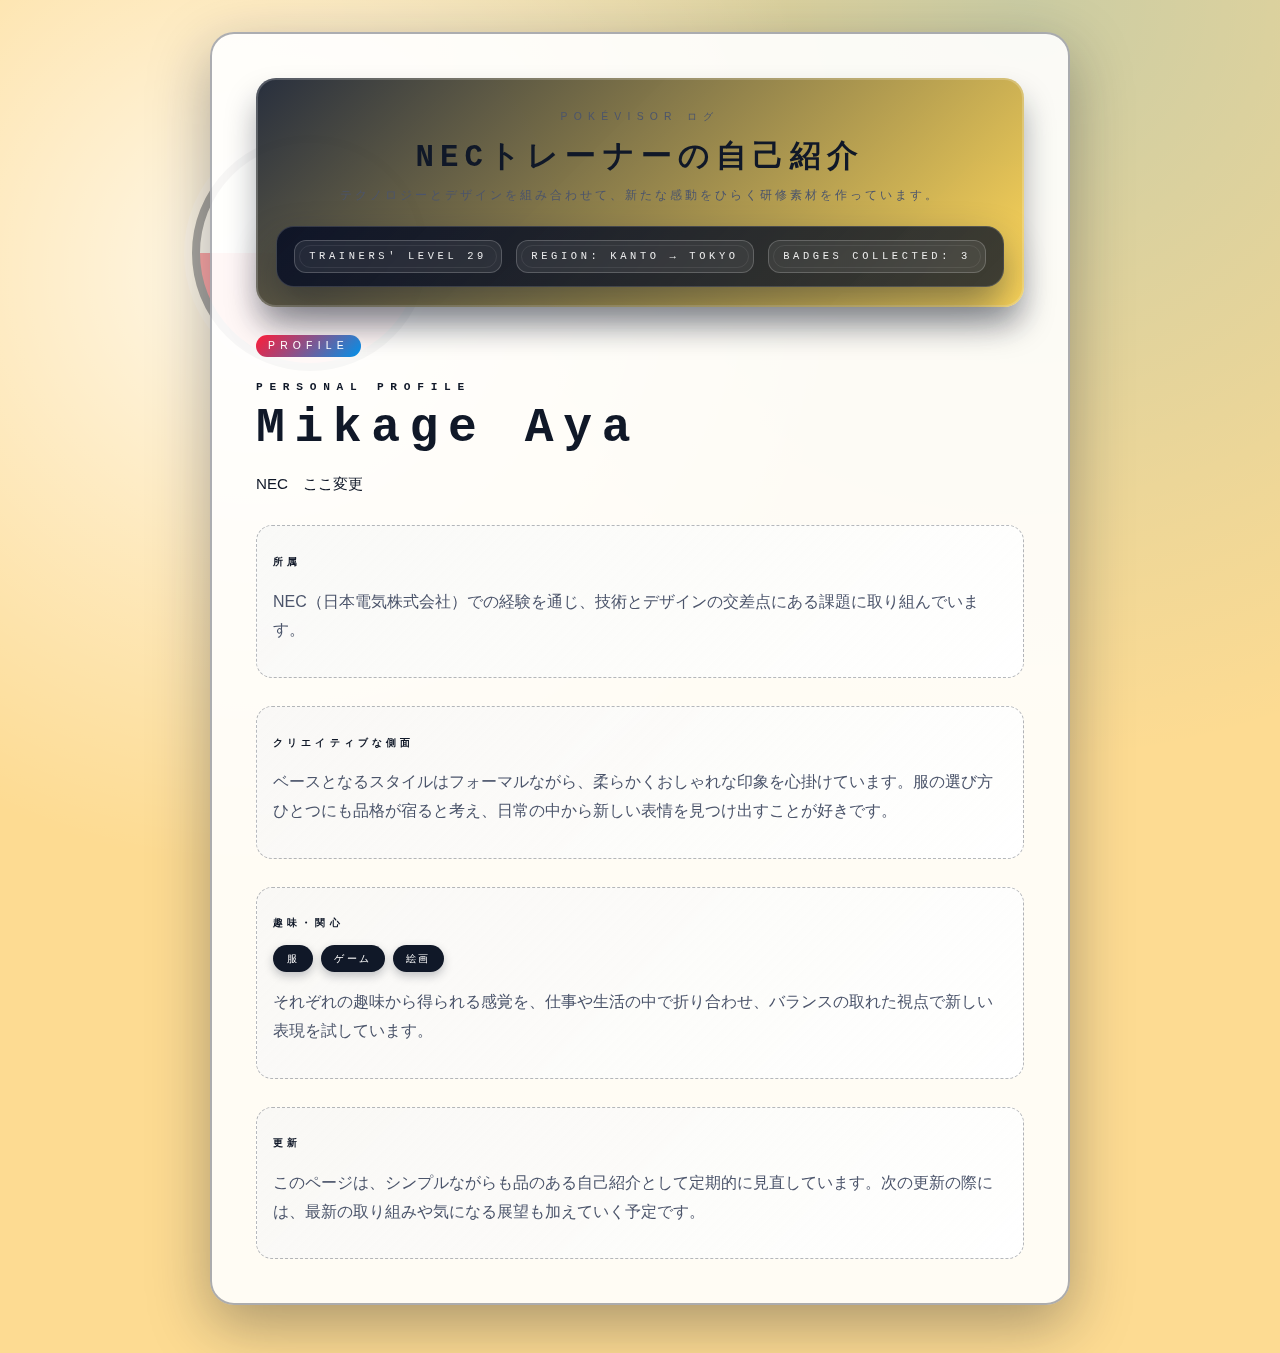
<file: index.html>
<!DOCTYPE html>
<html lang="ja">
<head>
  <meta charset="UTF-8">
  <meta name="viewport" content="width=device-width, initial-scale=1.0">
  <title>Mikage Aya | NEC所属のページ</title>
  <link rel="stylesheet" href="style.css">
</head>
<body>
  <canvas id="matrix-canvas" aria-hidden="true"></canvas>
  <main>
    <header class="hero">
      <p class="hero-label">PokéVisor ログ</p>
      <h1>NECトレーナーの自己紹介</h1>
      <p class="hero-sub">テクノロジーとデザインを組み合わせて、新たな感動をひらく研修素材を作っています。</p>
      <div class="hero-metrics">
        <span>Trainers' Level 29</span>
        <span>Region: Kanto → Tokyo</span>
        <span>Badges Collected: 3</span>
      </div>
    </header>
    <nav class="site-nav" aria-label="Page sections">
      <a href="#profile">Profile</a>
    </nav>
    <section id="profile">
      <h2>Personal Profile</h2>
      <h1>Mikage Aya</h1>
      <p class="lead">NEC　ここ変更</p>

      <div class="section">
        <p class="label">所属</p>
        <p>NEC（日本電気株式会社）での経験を通じ、技術とデザインの交差点にある課題に取り組んでいます。</p>
      </div>

      <div class="section">
        <p class="label">クリエイティブな側面</p>
        <p>ベースとなるスタイルはフォーマルながら、柔らかくおしゃれな印象を心掛けています。服の選び方ひとつにも品格が宿ると考え、日常の中から新しい表情を見つけ出すことが好きです。</p>
      </div>

      <div class="section">
        <p class="label">趣味・関心</p>
        <ul class="tag-list">
          <li class="tag">服</li>
          <li class="tag">ゲーム</li>
          <li class="tag">絵画</li>
        </ul>
        <p>それぞれの趣味から得られる感覚を、仕事や生活の中で折り合わせ、バランスの取れた視点で新しい表現を試しています。</p>
      </div>

      <div class="section">
        <p class="label">更新</p>
        <p>このページは、シンプルながらも品のある自己紹介として定期的に見直しています。次の更新の際には、最新の取り組みや気になる展望も加えていく予定です。</p>
      </div>
    </section>
  </main>
  <script>
    (function () {
      const canvas = document.getElementById("matrix-canvas");
      if (!canvas) return;
      const ctx = canvas.getContext("2d");
      const letters = "0123456789";

      let columns = [];

      function resizeCanvas() {
        canvas.width = window.innerWidth;
        canvas.height = window.innerHeight;
        const columnCount = Math.floor(canvas.width / 18);
        columns = new Array(columnCount).fill(0);
      }

      function draw() {
        ctx.fillStyle = "rgba(0, 8, 8, 0.16)";
        ctx.fillRect(0, 0, canvas.width, canvas.height);
        ctx.fillStyle = "#75ff99";
        ctx.font = "18px Monaco, 'Courier New', monospace";

        columns.forEach((y, index) => {
          const x = index * 18;
          const text = letters.charAt(Math.floor(Math.random() * letters.length));
          ctx.fillText(text, x, y);

          if (y > canvas.height && Math.random() > 0.975) {
            columns[index] = 0;
          } else {
            columns[index] = y + 20;
          }
        });

        requestAnimationFrame(draw);
      }

      window.addEventListener("resize", resizeCanvas);
      resizeCanvas();
      draw();
    })();
  </script>
</body>
</html>
</file>
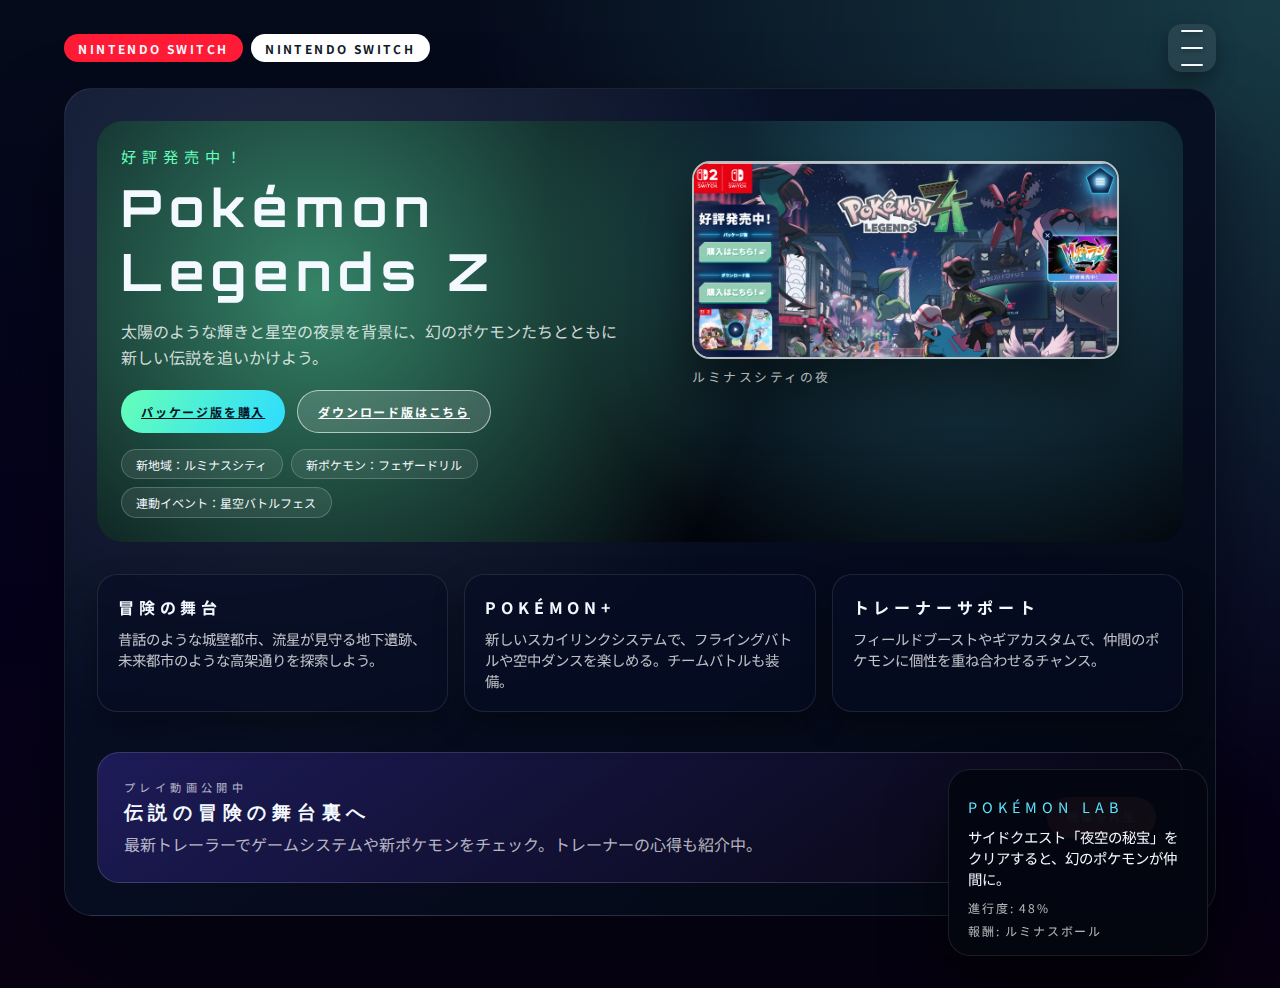
<file: pokemon.html>
<!DOCTYPE html>
<html lang="ja">
<head>
  <meta charset="UTF-8">
  <meta name="viewport" content="width=device-width, initial-scale=1.0">
  <title>Pokémon Legends Z — ニューヒーローの冒険</title>
  <link rel="stylesheet" href="pokemon.css">
</head>
<body>
  <div class="page-shell">
    <header class="top-bar">
      <div class="logo-group">
        <span class="switch-mark">Nintendo Switch</span>
        <span class="switch-mark invert">Nintendo Switch</span>
      </div>
      <button class="menu-button" aria-label="メニューを開く">
        <span></span>
        <span></span>
        <span></span>
      </button>
    </header>
    <main>
      <section class="hero" aria-label="ポケモンレジェンズZの紹介">
        <div class="hero-overlay"></div>
        <div class="hero-content">
          <p class="hero-tag">好評発売中！</p>
          <h1>Pokémon Legends Z</h1>
          <p class="hero-description">
            太陽のような輝きと星空の夜景を背景に、幻のポケモンたちとともに新しい伝説を追いかけよう。
          </p>
          <div class="hero-actions">
            <a class="btn primary" href="#">パッケージ版を購入</a>
            <a class="btn secondary" href="#">ダウンロード版はこちら</a>
          </div>
          <ul class="hero-badges">
            <li>新地域：ルミナスシティ</li>
            <li>新ポケモン：フェザードリル</li>
            <li>連動イベント：星空バトルフェス</li>
          </ul>
        </div>
        <figure class="hero-media" aria-label="街の夜景で見送るトレーナー">
          <img src="pokemon-hp.png" alt="夜の都市を背に、トレーナーとポケモンが次の冒険を見つめているヴィジュアル">
          <figcaption>ルミナスシティの夜</figcaption>
        </figure>
      </section>
      <section class="feature-grid">
        <article>
          <h2>冒険の舞台</h2>
          <p>昔話のような城壁都市、流星が見守る地下遺跡、未来都市のような高架通りを探索しよう。</p>
        </article>
        <article>
          <h2>Pokémon+</h2>
          <p>新しいスカイリンクシステムで、フライングバトルや空中ダンスを楽しめる。チームバトルも装備。</p>
        </article>
        <article>
          <h2>トレーナーサポート</h2>
          <p>フィールドブーストやギアカスタムで、仲間のポケモンに個性を重ね合わせるチャンス。</p>
        </article>
      </section>
      <section class="cta-panel">
        <div>
          <p class="cta-label">プレイ動画公開中</p>
          <h2>伝説の冒険の舞台裏へ</h2>
          <p>最新トレーラーでゲームシステムや新ポケモンをチェック。トレーナーの心得も紹介中。</p>
        </div>
        <button class="btn play">映像を再生</button>
      </section>
    </main>
    <aside class="floating-card">
      <p class="floating-title">Pokémon Lab</p>
      <p>サイドクエスト「夜空の秘宝」をクリアすると、幻のポケモンが仲間に。</p>
      <div class="floating-meta">
        <span>進行度: 48%</span>
        <span>報酬: ルミナスボール</span>
      </div>
    </aside>
  </div>
</body>
</html>
</file>
<file: style.css>
:root {
  font-family: "Press Start 2P", "Courier New", Monaco, monospace;
  --bg: #f5f5f5;
  --card-bg: rgba(255, 255, 255, 0.9);
  --text-primary: #101828;
  --text-muted: #4c556b;
  --accent-red: #ff1c38;
  --accent-blue: #0091ea;
  --accent-gold: #ffcf33;
}

@import url("https://fonts.googleapis.com/css2?family=Press+Start+2P&family=Roboto:wght@400;500&display=swap");

* {
  box-sizing: border-box;
}

body {
  margin: 0;
  min-height: 100vh;
  background: radial-gradient(circle at 20% 20%, rgba(255, 255, 255, 0.8), transparent 40%),
    radial-gradient(circle at 80% 0%, rgba(0, 145, 234, 0.2), transparent 45%),
    #fddb92;
  color: var(--text-primary);
  padding: 2rem 1rem 3rem;
  position: relative;
  overflow-x: hidden;
}

body::before {
  content: "";
  position: fixed;
  inset: 15% auto auto 15%;
  width: 220px;
  height: 220px;
  background: linear-gradient(180deg, #fff 50%, #ff1c38 50%);
  border-radius: 50%;
  border: 8px solid #101828;
  box-shadow: 0 0 0 8px rgba(255, 255, 255, 0.6);
  opacity: 0.35;
  pointer-events: none;
}

#matrix-canvas {
  display: none;
}

main {
  position: relative;
  z-index: 1;
  padding: 2.75rem;
  width: min(860px, 100%);
  margin: 0 auto;
  border-radius: 1.5rem;
  background: var(--card-bg);
  box-shadow: 0 20px 60px rgba(16, 24, 40, 0.35);
  text-align: left;
  border: 2px solid rgba(16, 24, 40, 0.35);
}

.site-nav {
  display: flex;
  justify-content: space-between;
  gap: 1rem;
  margin-bottom: 1.5rem;
  font-size: 0.65rem;
  letter-spacing: 0.5em;
  text-transform: uppercase;
}

.site-attributes {
  display: grid;
  grid-template-columns: repeat(auto-fit, minmax(180px, 1fr));
  gap: 0.75rem;
  margin-bottom: 1.5rem;
}

.site-attributes span {
  display: flex;
  flex-direction: column;
  gap: 0.35rem;
  padding: 0.8rem;
  border-radius: 12px;
  background: rgba(255, 255, 255, 0.75);
  color: #101828;
  font-size: 0.8rem;
  box-shadow: 0 10px 20px rgba(16, 24, 40, 0.25);
}

.site-attributes strong {
  font-size: 0.6rem;
  letter-spacing: 0.3em;
  text-transform: uppercase;
  color: rgba(16, 24, 40, 0.9);
}

.site-attributes span span {
  font-size: 0.9rem;
  letter-spacing: 0.15em;
  text-transform: none;
}

.site-nav a {
  color: #101828;
  text-decoration: none;
  padding: 0.35rem 0.75rem;
  border-radius: 999px;
  background: linear-gradient(135deg, var(--accent-red), var(--accent-blue));
  color: #fff;
  font-family: "Roboto", sans-serif;
  box-shadow: 0 6px 14px rgba(255, 255, 255, 0.25);
  transition: transform 0.2s ease, box-shadow 0.2s ease;
}

.site-nav a:hover {
  transform: translateY(-2px);
  box-shadow: 0 10px 20px rgba(0, 0, 0, 0.25);
}

.hero {
  margin-bottom: 1.75rem;
  padding: 1.25rem;
  border-radius: 1.25rem;
  background: linear-gradient(135deg, rgba(16, 24, 40, 0.9), rgba(255, 207, 51, 0.8));
  color: #fff;
  text-align: center;
  box-shadow: inset 0 0 0 2px rgba(255, 255, 255, 0.2), 0 20px 30px rgba(16, 24, 40, 0.35);
}

.hero-label {
  font-size: 0.65rem;
  letter-spacing: 0.6em;
  text-transform: uppercase;
  margin-bottom: 0.5rem;
  font-family: "Roboto", sans-serif;
}

.hero h1 {
  margin: 0.25rem 0;
  font-family: "Press Start 2P", monospace;
  font-size: clamp(1.5rem, 2.4vw, 2rem);
  letter-spacing: 0.2em;
}

.hero-sub {
  margin: 0.5rem 0 1rem;
  font-size: 0.75rem;
  letter-spacing: 0.25em;
  text-transform: uppercase;
  font-family: "Roboto", sans-serif;
}

.hero-metrics {
  display: flex;
  flex-wrap: wrap;
  justify-content: center;
  gap: 0.85rem;
  margin: 1.2rem 0 0;
  padding: 0.8rem 1rem;
  border-radius: 18px;
  background: linear-gradient(135deg, rgba(5, 12, 35, 0.85), rgba(16, 24, 40, 0.8));
  border: 1px solid rgba(255, 255, 255, 0.15);
  box-shadow: 0 20px 40px rgba(16, 24, 40, 0.45);
}

.hero-metrics span {
  min-width: 160px;
  text-align: center;
  font-size: 0.65rem;
  letter-spacing: 0.35em;
  text-transform: uppercase;
  padding: 0.6rem 0.9rem;
  border-radius: 12px;
  background: rgba(255, 255, 255, 0.08);
  backdrop-filter: blur(6px);
  border: 1px solid rgba(255, 255, 255, 0.2);
  position: relative;
  color: rgba(255, 255, 255, 0.9);
}

.hero-metrics span::after {
  content: "";
  position: absolute;
  inset: 4px;
  border-radius: inherit;
  border: 1px solid rgba(255, 255, 255, 0.08);
  pointer-events: none;
}

h1 {
  margin-top: 0.5rem;
  margin-bottom: 0;
  font-size: clamp(2.6rem, 4vw, 3rem);
  letter-spacing: 0.2em;
  color: #101828;
}

h2 {
  margin-bottom: 0.25rem;
  letter-spacing: 0.6em;
  font-size: 0.7rem;
  text-transform: uppercase;
  color: var(--text-primary);
}

p {
  color: var(--text-muted);
  line-height: 1.8;
  margin-bottom: 1rem;
  font-family: "Roboto", sans-serif;
}

.section {
  margin-top: 1.75rem;
  padding: 1rem;
  border-radius: 1rem;
  background: linear-gradient(135deg, rgba(245, 245, 245, 0.6), rgba(255, 255, 255, 0.95));
  border: 1px dashed rgba(16, 24, 40, 0.3);
}

.label {
  font-weight: 600;
  color: var(--text-primary);
  letter-spacing: 0.4em;
  font-size: 0.65rem;
  text-transform: uppercase;
  margin-bottom: 0.5rem;
}

.lead {
  margin-bottom: 1.25rem;
  font-size: 0.95rem;
  color: var(--text-primary);
}

.tag-list {
  list-style: none;
  padding: 0;
  margin: 0.75rem 0 0;
  display: flex;
  flex-wrap: wrap;
  gap: 0.5rem;
}

.tag {
  padding: 0.35rem 0.8rem;
  border-radius: 999px;
  background: #101828;
  color: #fff;
  font-size: 0.65rem;
  text-transform: uppercase;
  letter-spacing: 0.2em;
  border: 1px solid transparent;
  box-shadow: 0 4px 10px rgba(16, 24, 40, 0.25);
}

.team-section {
  margin-top: 2rem;
  padding: 1.5rem;
  border-radius: 1.25rem;
  background: #fefefe;
  border: 2px solid rgba(255, 255, 255, 0.8);
  box-shadow: 0 20px 50px rgba(16, 24, 40, 0.15);
}

.team-header {
  text-align: center;
  margin-bottom: 1.25rem;
}

.team-label {
  font-size: 0.65rem;
  letter-spacing: 0.5em;
  text-transform: uppercase;
  color: #101828;
  margin-bottom: 0.35rem;
}

.team-header h2 {
  margin: 0;
  font-size: 1.1rem;
  letter-spacing: 0.3em;
  text-transform: uppercase;
  color: #101828;
}

.team-header p {
  margin: 0.5rem auto 0;
  max-width: 320px;
  font-size: 0.85rem;
  color: rgba(16, 24, 40, 0.8);
}

.team-grid {
  display: grid;
  grid-template-columns: repeat(3, minmax(0, 1fr));
  gap: 1rem;
}

@media (max-width: 900px) {
  .team-grid {
    grid-template-columns: repeat(2, minmax(0, 1fr));
  }
}

@media (max-width: 600px) {
  .team-grid {
    grid-template-columns: 1fr;
  }
}

.team-card {
  background: #fff;
  color: #101828;
  border-radius: 1rem;
  padding: 1rem;
  display: flex;
  flex-direction: column;
  align-items: center;
  gap: 0.4rem;
  border: 1px solid rgba(16, 24, 40, 0.1);
  box-shadow: 0 15px 25px rgba(16, 24, 40, 0.08);
}

.team-card img {
  width: 100%;
  max-width: 130px;
  height: 120px;
  object-fit: contain;
  border-radius: 1rem;
  background: #f8fafc;
  padding: 0.6rem;
  border: 2px solid #fff;
  box-shadow: inset 0 0 0 1px rgba(16, 24, 40, 0.08);
}

.poke-name {
  margin: 0;
  letter-spacing: 0.25em;
  font-size: 0.9rem;
}

.poke-level {
  margin: 0;
  font-size: 0.65rem;
  letter-spacing: 0.4em;
  text-transform: uppercase;
  color: rgba(255, 255, 255, 0.8);
}

.hp-bar {
  width: 100%;
  height: 6px;
  border-radius: 999px;
  background: rgba(255, 255, 255, 0.2);
  overflow: hidden;
}

.hp-bar span {
  display: block;
  height: 100%;
  background: linear-gradient(120deg, var(--accent-blue), var(--accent-gold));
}

.hp-text {
  margin: 0;
  font-size: 0.65rem;
  letter-spacing: 0.35em;
  text-transform: uppercase;
}
</file>
<file: pokemon.css>
@import url("https://fonts.googleapis.com/css2?family=Orbitron:wght@400;700&family=Noto+Sans+JP:wght@400;500;700&display=swap");

:root {
  --navy: #021025;
  --neon-green: #66ffbd;
  --neon-cyan: #5be4ff;
  --pearl: #f4f9ff;
  --accent-magenta: #ff5fc1;
  --dim: rgba(2, 16, 37, 0.9);
}

* {
  box-sizing: border-box;
}

body {
  margin: 0;
  min-height: 100vh;
  background: radial-gradient(circle at top right, rgba(99, 255, 240, 0.2), transparent 50%),
    linear-gradient(180deg, #050b1b 0%, #05011c 60%, #080212 100%);
  color: var(--pearl);
  font-family: "Noto Sans JP", sans-serif;
}

.page-shell {
  position: relative;
  padding: 1.5rem;
  max-width: 1200px;
  margin: 0 auto 3rem;
}

.top-bar {
  display: flex;
  justify-content: space-between;
  align-items: center;
  margin-bottom: 1rem;
}

.logo-group {
  display: flex;
  gap: 0.5rem;
}

.switch-mark {
  display: inline-flex;
  padding: 0.35rem 0.9rem;
  border-radius: 999px;
  background: #ff1b36;
  font-size: 0.75rem;
  letter-spacing: 0.2em;
  font-weight: 700;
  text-transform: uppercase;
}

.switch-mark.invert {
  background: #ffffff;
  color: #101828;
}

.menu-button {
  width: 48px;
  height: 48px;
  border-radius: 14px;
  border: none;
  background: rgba(255, 255, 255, 0.08);
  box-shadow: 0 8px 20px rgba(0, 0, 0, 0.35);
  display: grid;
  place-items: center;
  cursor: pointer;
}

.menu-button span {
  width: 22px;
  height: 2px;
  background: var(--pearl);
  display: block;
  border-radius: 5px;
  box-shadow: 0 2px 4px rgba(0, 0, 0, 0.35);
}

.menu-button span + span {
  margin-top: 5px;
}

main {
  background: radial-gradient(circle at 20% 20%, rgba(255, 255, 255, 0.12), transparent 45%),
    linear-gradient(145deg, rgba(9, 20, 48, 0.9), rgba(4, 8, 19, 0.95));
  border-radius: 28px;
  padding: 2rem;
  border: 1px solid rgba(255, 255, 255, 0.1);
  box-shadow: 0 40px 80px rgba(1, 3, 12, 0.6);
}

.hero {
  display: grid;
  grid-template-columns: repeat(auto-fit, minmax(280px, 1fr));
  gap: 1.5rem;
  border-radius: 26px;
  padding: 1.5rem;
  position: relative;
  overflow: hidden;
  background: linear-gradient(180deg, rgba(2, 5, 16, 0.95), rgba(1, 3, 9, 0.9));
}

.hero-overlay {
  position: absolute;
  inset: 0;
  background: radial-gradient(circle at 20% 40%, rgba(102, 255, 189, 0.5), transparent 50%),
    radial-gradient(circle at 80% 20%, rgba(91, 228, 255, 0.35), transparent 45%);
  z-index: 0;
  pointer-events: none;
}

.hero-content,
.hero-media {
  position: relative;
  z-index: 1;
}

.hero-tag {
  font-size: 0.95rem;
  letter-spacing: 0.4em;
  text-transform: uppercase;
  margin: 0;
  color: var(--neon-green);
}

.hero h1 {
  font-family: "Orbitron", sans-serif;
  font-size: clamp(2.5rem, 4vw, 3.8rem);
  margin: 0.5rem 0;
  letter-spacing: 0.15em;
}

.hero-description {
  margin-bottom: 1.25rem;
  color: rgba(255, 255, 255, 0.8);
  line-height: 1.6;
}

.hero-actions {
  display: flex;
  gap: 0.75rem;
  flex-wrap: wrap;
}

.btn {
  padding: 0.75rem 1.25rem;
  border-radius: 999px;
  border: none;
  cursor: pointer;
  font-weight: 700;
  letter-spacing: 0.15em;
  text-transform: uppercase;
  font-size: 0.75rem;
  display: inline-flex;
  align-items: center;
  justify-content: center;
}

.btn.primary {
  background: linear-gradient(120deg, #65ffb8, #2edcff);
  color: #05111f;
}

.btn.secondary {
  background: rgba(255, 255, 255, 0.15);
  border: 1px solid rgba(255, 255, 255, 0.6);
  color: #fff;
}

.hero-badges {
  list-style: none;
  padding: 0;
  margin: 1rem 0 0;
  display: flex;
  flex-wrap: wrap;
  gap: 0.5rem;
}

.hero-badges li {
  background: rgba(255, 255, 255, 0.08);
  padding: 0.35rem 0.9rem;
  border-radius: 999px;
  border: 1px solid rgba(255, 255, 255, 0.2);
  font-size: 0.75rem;
}

.team-section {
  margin-top: 2rem;
  border-radius: 26px;
  padding: 1.75rem;
  background: linear-gradient(135deg, rgba(255, 255, 255, 0.05), rgba(5, 7, 25, 0.85));
  border: 1px solid rgba(255, 255, 255, 0.15);
  box-shadow: inset 0 0 40px rgba(255, 255, 255, 0.05), 0 15px 40px rgba(0, 0, 0, 0.45);
}

.team-section header {
  display: flex;
  flex-direction: column;
  gap: 0.35rem;
}

.team-label {
  letter-spacing: 0.5em;
  text-transform: uppercase;
  font-size: 0.65rem;
  margin: 0;
  color: var(--neon-cyan);
}

.team-section h2 {
  margin: 0;
  font-family: "Orbitron", sans-serif;
  font-size: 1.35rem;
  letter-spacing: 0.2em;
}

.team-description {
  margin: 0;
  font-size: 0.9rem;
  color: rgba(255, 255, 255, 0.65);
}

.team-grid {
  margin-top: 1.25rem;
  display: grid;
  grid-template-columns: repeat(auto-fit, minmax(180px, 1fr));
  gap: 1rem;
}

.team-card {
  border-radius: 22px;
  padding: 1rem;
  background: linear-gradient(160deg, rgba(255, 255, 255, 0.08), rgba(5, 8, 22, 0.9));
  border: 1px solid rgba(255, 255, 255, 0.25);
  display: flex;
  flex-direction: column;
  align-items: center;
  gap: 0.6rem;
  box-shadow: 0 20px 35px rgba(0, 0, 0, 0.45);
}

.team-card img {
  width: 100px;
  height: 100px;
  object-fit: contain;
  border-radius: 18px;
  border: 2px solid rgba(255, 255, 255, 0.25);
  background: rgba(255, 255, 255, 0.08);
}

.team-meta {
  width: 100%;
  text-align: left;
}

.poke-name {
  margin: 0;
  font-size: 1.1rem;
  font-weight: 600;
  letter-spacing: 0.15em;
}

.poke-level {
  margin: 0.15rem 0 0;
  font-size: 0.85rem;
  letter-spacing: 0.2em;
  color: rgba(255, 255, 255, 0.65);
}

.hp-bar {
  margin-top: 0.5rem;
  position: relative;
  background: rgba(255, 255, 255, 0.08);
  border-radius: 999px;
  height: 6px;
  overflow: hidden;
}

.hp-bar span {
  display: block;
  height: 100%;
  border-radius: 999px;
  background: linear-gradient(120deg, var(--neon-green), var(--neon-cyan));
}

.hp-bar p {
  margin: 0.35rem 0 0;
  font-size: 0.7rem;
  letter-spacing: 0.25em;
  color: rgba(255, 255, 255, 0.7);
  text-transform: uppercase;
}

.hero-media img {
  width: 100%;
  height: auto;
  border-radius: 18px;
  border: 2px solid rgba(255, 255, 255, 0.7);
  box-shadow: 0 30px 55px rgba(0, 0, 0, 0.5);
  display: block;
}

.hero-media figcaption {
  margin-top: 0.5rem;
  font-size: 0.8rem;
  letter-spacing: 0.2em;
  color: rgba(255, 255, 255, 0.7);
}

.feature-grid {
  margin-top: 2rem;
  display: grid;
  grid-template-columns: repeat(auto-fit, minmax(220px, 1fr));
  gap: 1rem;
}

.feature-grid article {
  padding: 1.25rem;
  border-radius: 20px;
  backdrop-filter: blur(12px);
  background: rgba(5, 12, 35, 0.6);
  border: 1px solid rgba(255, 255, 255, 0.1);
  box-shadow: 0 15px 30px rgba(0, 0, 0, 0.35);
}

.feature-grid h2 {
  font-size: 1rem;
  text-transform: uppercase;
  letter-spacing: 0.3em;
  margin-top: 0;
  margin-bottom: 0.6rem;
}

.feature-grid p {
  margin: 0;
  font-size: 0.9rem;
  color: rgba(255, 255, 255, 0.75);
}

.cta-panel {
  margin-top: 2.5rem;
  padding: 1.6rem;
  border-radius: 22px;
  background: linear-gradient(145deg, rgba(98, 71, 255, 0.25), rgba(7, 6, 15, 0.95));
  display: flex;
  justify-content: space-between;
  align-items: center;
  gap: 1.25rem;
  border: 1px solid rgba(255, 255, 255, 0.15);
}

.cta-label {
  letter-spacing: 0.4em;
  text-transform: uppercase;
  font-size: 0.7rem;
  margin: 0;
  color: var(--neon-cyan);
}

.cta-panel h2 {
  margin: 0.35rem 0;
  font-size: 1.2rem;
  font-family: "Orbitron", sans-serif;
  letter-spacing: 0.3em;
}

.cta-panel p {
  margin: 0;
  color: rgba(255, 255, 255, 0.7);
}

.btn.play {
  background: linear-gradient(120deg, #ff6273, #ff9a49);
  color: #fff;
}

.floating-card {
  position: absolute;
  right: 2rem;
  bottom: -1rem;
  width: 260px;
  padding: 1rem 1.2rem;
  border-radius: 22px;
  background: rgba(3, 5, 16, 0.95);
  border: 1px solid rgba(255, 255, 255, 0.1);
  box-shadow: 0 35px 60px rgba(0, 0, 0, 0.6);
}

.floating-title {
  margin: 0;
  text-transform: uppercase;
  letter-spacing: 0.35em;
  font-size: 0.75rem;
  color: var(--neon-cyan);
}

.floating-card p {
  margin: 0.6rem 0;
  font-size: 0.9rem;
}

.floating-meta {
  display: flex;
  flex-direction: column;
  gap: 0.35rem;
  font-size: 0.75rem;
  letter-spacing: 0.15em;
  color: rgba(255, 255, 255, 0.7);
}

@media (max-width: 720px) {
  .floating-card {
    position: static;
    margin-top: 1.5rem;
    width: 100%;
  }

  .cta-panel {
    flex-direction: column;
    align-items: flex-start;
  }
}
</file>
